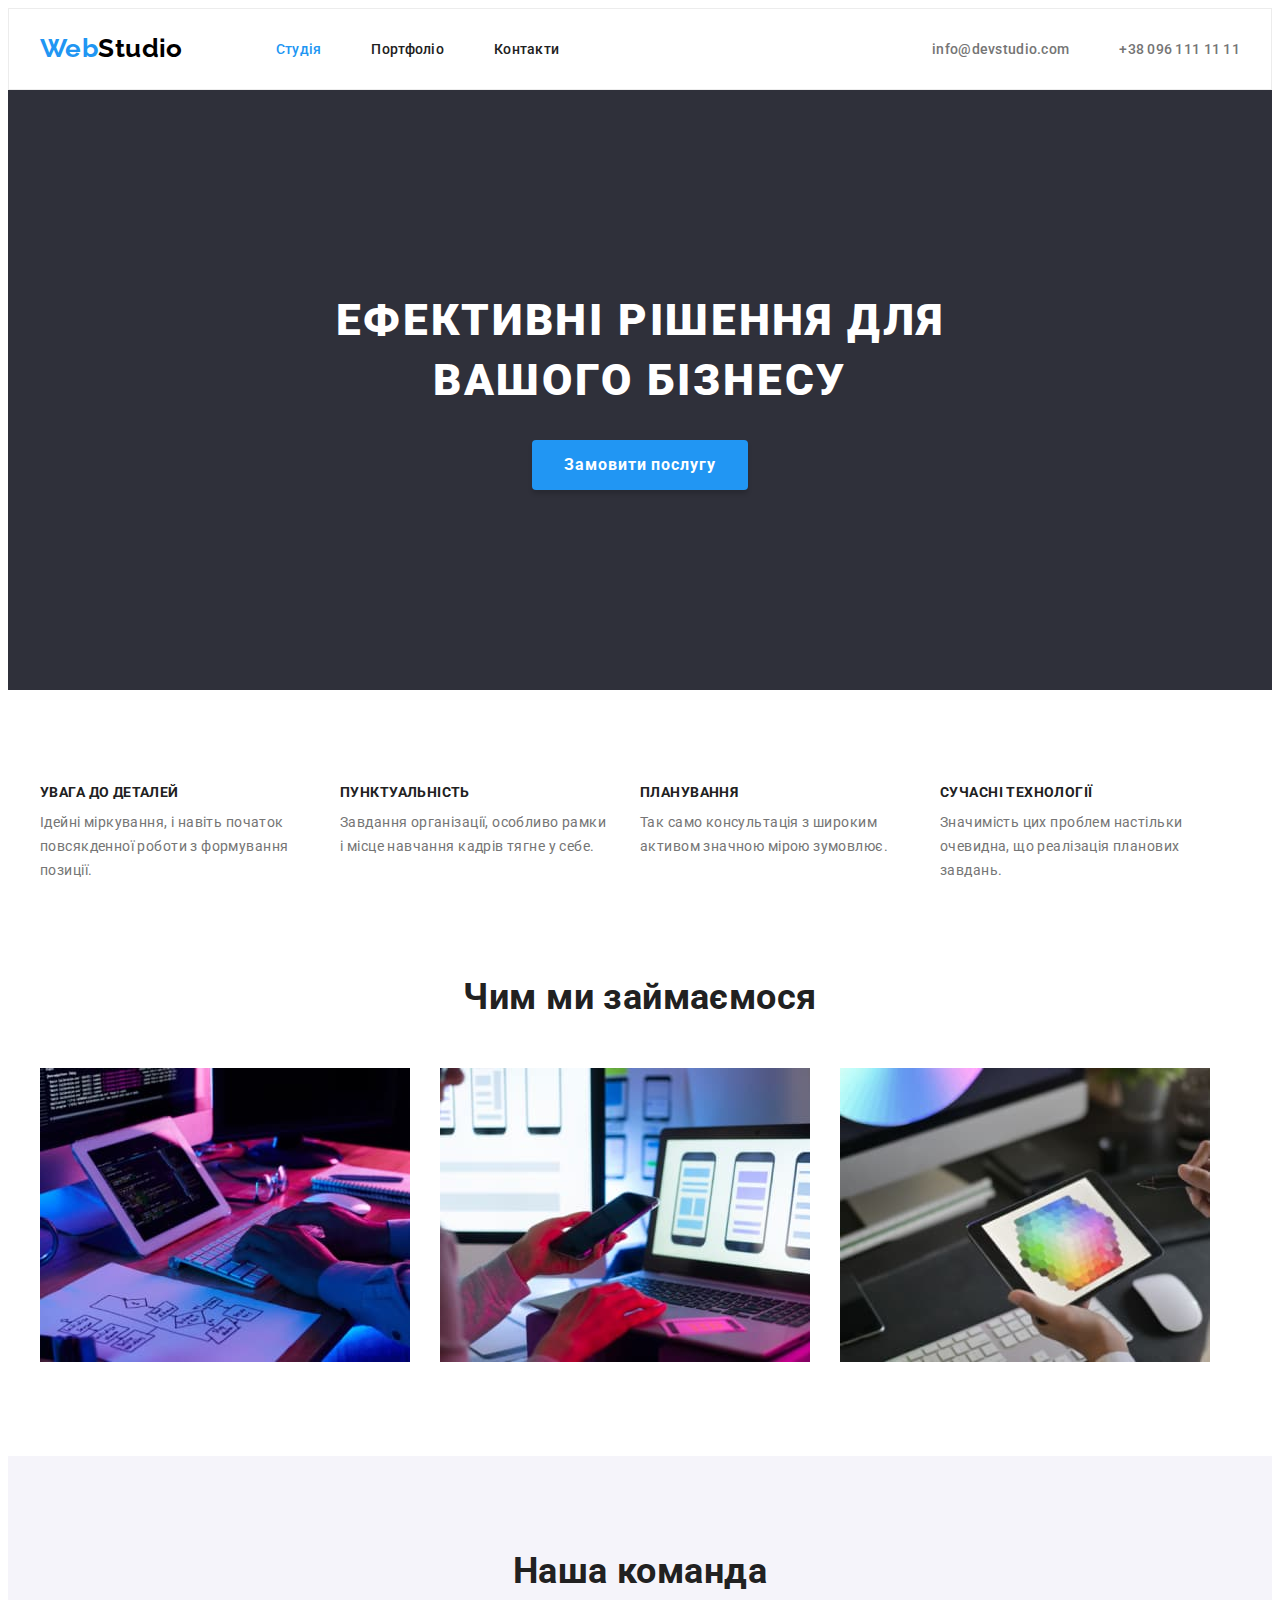
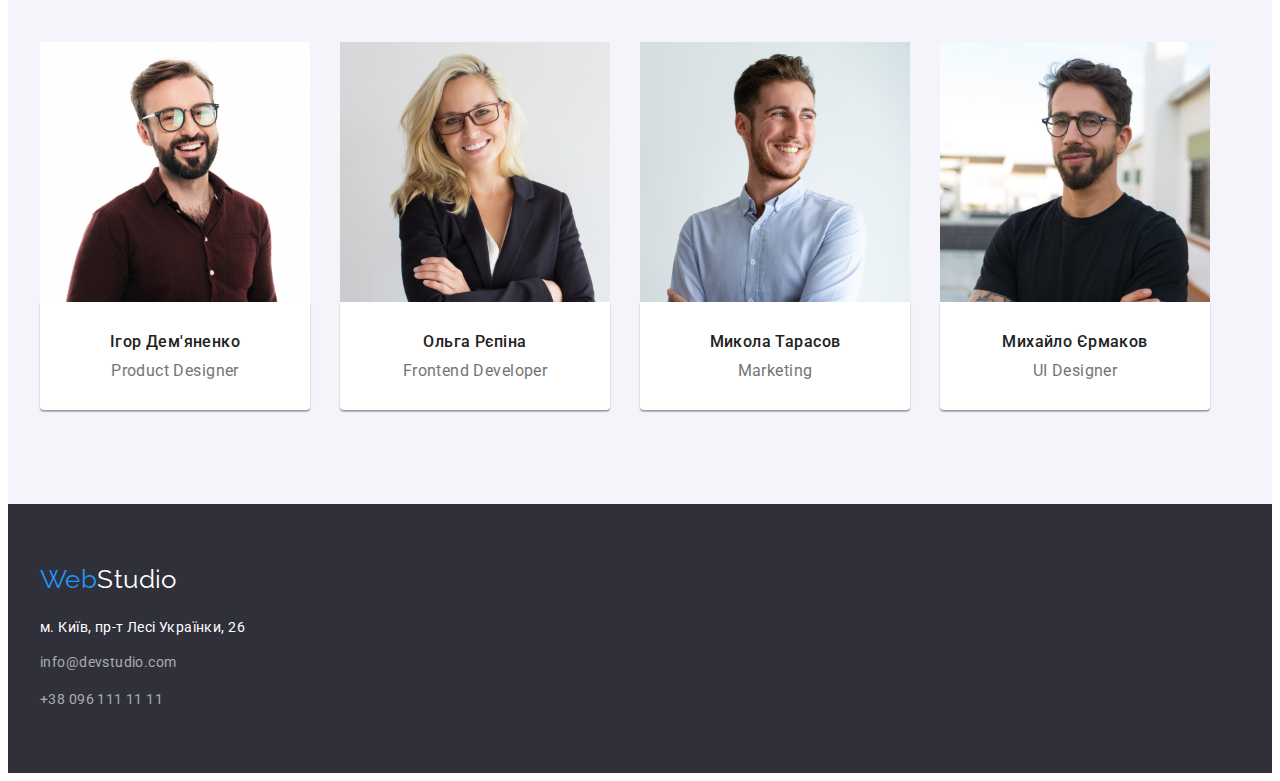
<file: index.html>
<!DOCTYPE html>
<html lang="uk">
  <head>
    <meta charset="UTF-8" />
    <meta http-equiv="X-UA-Compatible" content="IE=edge" />
    <meta name="viewport" content="width=device-width, initial-scale=1.0" />
    <title>Студія</title>
    <link rel="preconnect" href="https://fonts.googleapis.com" />
    <link rel="preconnect" href="https://fonts.gstatic.com" crossorigin />
    <link
      href="https://fonts.googleapis.com/css2?family=Raleway:wght@700&family=Roboto:wght@400;500;700;900&display=swap"
      rel="stylesheet"
    />
    <!-- normalize -->

    <link
      rel="stylesheet"
      href="https://cdnjs.cloudflare.com/ajax/libs/modern-normalize/1.1.0/modern-normalize.min.css"
      integrity="sha512-wpPYUAdjBVSE4KJnH1VR1HeZfpl1ub8YT/NKx4PuQ5NmX2tKuGu6U/JRp5y+Y8XG2tV+wKQpNHVUX03MfMFn9Q=="
      crossorigin="anonymous"
      referrerpolicy="no-referrer"
    />

    <link rel="stylesheet" href="./css/styles.css" />
  </head>
  <body>
    <!-- header -->
    <header class="header">
      <div class="container header-container">
        <nav class="header-nav">
          <a class="logo link" href="./index.html" lang="en"
            ><span class="accent">Web</span>Studio</a
          >
          <ul class="header-nav-list list">
            <li class="header-nav-item">
              <a class="header-nav-link link current" href="./index.html"
                >Студія</a
              >
            </li>
            <li class="header-nav-item">
              <a class="header-nav-link link" href="./portfolio.html"
                >Портфоліо</a
              >
            </li>
            <li class="header-nav-item">
              <a class="header-nav-link link" href="">Контакти</a>
            </li>
          </ul>
        </nav>
        <ul class="header-contact-list list">
          <li class="header-contact-item">
            <a class="header-contact-link link" href="mailto:info@devstudio.com"
              >info@devstudio.com</a
            >
          </li>
          <li class="header-contact-item">
            <a class="header-contact-link link" href="tel:+380961111111"
              >+38 096 111 11 11</a
            >
          </li>
        </ul>
      </div>
    </header>
    <!-- main -->
    <main>
      <section class="hero section">
        <div class="container">
          <h1 class="hero-title">Ефективні рішення для вашого бізнесу</h1>
          <button class="hero-button" type="button">Замовити послугу</button>
        </div>
      </section>
      <section class="personality section">
        <div class="container">
          <h2 class="visually-hidden">Особистості</h2>
          <ul class="personality-list list">
            <li class="personality-item">
              <h3 class="personality-title">УВАГА ДО ДЕТАЛЕЙ</h3>
              <p class="personality-text">
                Ідейні міркування, і навіть початок повсякденної роботи з
                формування позиції.
              </p>
            </li>
            <li class="personality-item">
              <h3 class="personality-title">ПУНКТУАЛЬНІСТЬ</h3>
              <p class="personality-text">
                Завдання організації, особливо рамки і місце навчання кадрів
                тягне у себе.
              </p>
            </li>
            <li class="personality-item">
              <h3 class="personality-title">ПЛАНУВАННЯ</h3>
              <p class="personality-text">
                Так само консультація з широким активом значною мірою зумовлює.
              </p>
            </li>
            <li class="personality-item">
              <h3 class="personality-title">СУЧАСНІ ТЕХНОЛОГІЇ</h3>
              <p class="personality-text">
                Значимість цих проблем настільки очевидна, що реалізація
                планових завдань.
              </p>
            </li>
          </ul>
        </div>
      </section>
      <section class="product section">
        <div class="container">
          <h2 class="section-title">Чим ми займаємося</h2>
          <ul class="product-list list">
            <li class="product-item">
              <img
                src="./images/box1.jpg"
                alt="Робочий процес"
                width="370"
                height="294"
              />
            </li>
            <li class="product-item">
              <img
                src="./images/box2.jpg"
                alt="Робочий процес"
                width="370"
                height="294"
              />
            </li>
            <li class="product-item">
              <img
                src="./images/box3.jpg"
                alt="Робочий процес"
                width="370"
                height="294"
              />
            </li>
          </ul>
        </div>
      </section>
      <section class="team section">
        <div class="container">
          <h2 class="section-title">Наша команда</h2>
          <ul class="team-list list">
            <li class="team-item">
              <img
                src="./images/person1.jpg"
                alt="Працівники"
                width="270"
                height="260"
              />
              <div class="team-description">
                <h3 class="team-name">Ігор Дем'яненко</h3>
                <p class="team-text" lang="en">Product Designer</p>
              </div>
            </li>
            <li class="team-item">
              <img
                src="./images/person2.jpg"
                alt="Працівники"
                width="270"
                height="260"
              />
              <div class="team-description">
                <h3 class="team-name">Ольга Рєпіна</h3>
                <p class="team-text" lang="en">Frontend Developer</p>
              </div>
            </li>
            <li class="team-item">
              <img
                src="./images/person3.jpg"
                alt="Працівники"
                width="270"
                height="260"
              />
              <div class="team-description">
                <h3 class="team-name">Микола Тарасов</h3>
                <p class="team-text" lang="en">Marketing</p>
              </div>
            </li>
            <li class="team-item">
              <img
                src="./images/person4.jpg"
                alt="Працівники"
                width="270"
                height="260"
              />
              <div class="team-description">
                <h3 class="team-name">Михайло Єрмаков</h3>
                <p class="team-text" lang="en">UI Designer</p>
              </div>
            </li>
          </ul>
        </div>
      </section>
    </main>
    <footer class="footer">
      <div class="container">
        <a class="footer-logo link" href="./index.html" lang="en"
          ><span class="accent">Web</span>Studio</a
        >
        <address class="footer-adress">
          <ul class="footer-list list">
            <li class="footer-item">
              <a
                class="footer-location link"
                href="https://goo.gl/maps/TeZ3aebKZKyq2pPy8"
                target="_blank"
                rel="noopener noreferrer"
                >м. Київ, пр-т Лесі Українки, 26</a
              >
            </li>
            <li class="footer-item mail">
              <a class="footer-contact link" href="mailto:info@devstudio.com"
                >info@devstudio.com</a
              >
            </li>
            <li class="footer-item">
              <a class="footer-contact link" href="tel:+380961111111"
                >+38 096 111 11 11</a
              >
            </li>
          </ul>
        </address>
      </div>
    </footer>
  </body>
</html>
</file>
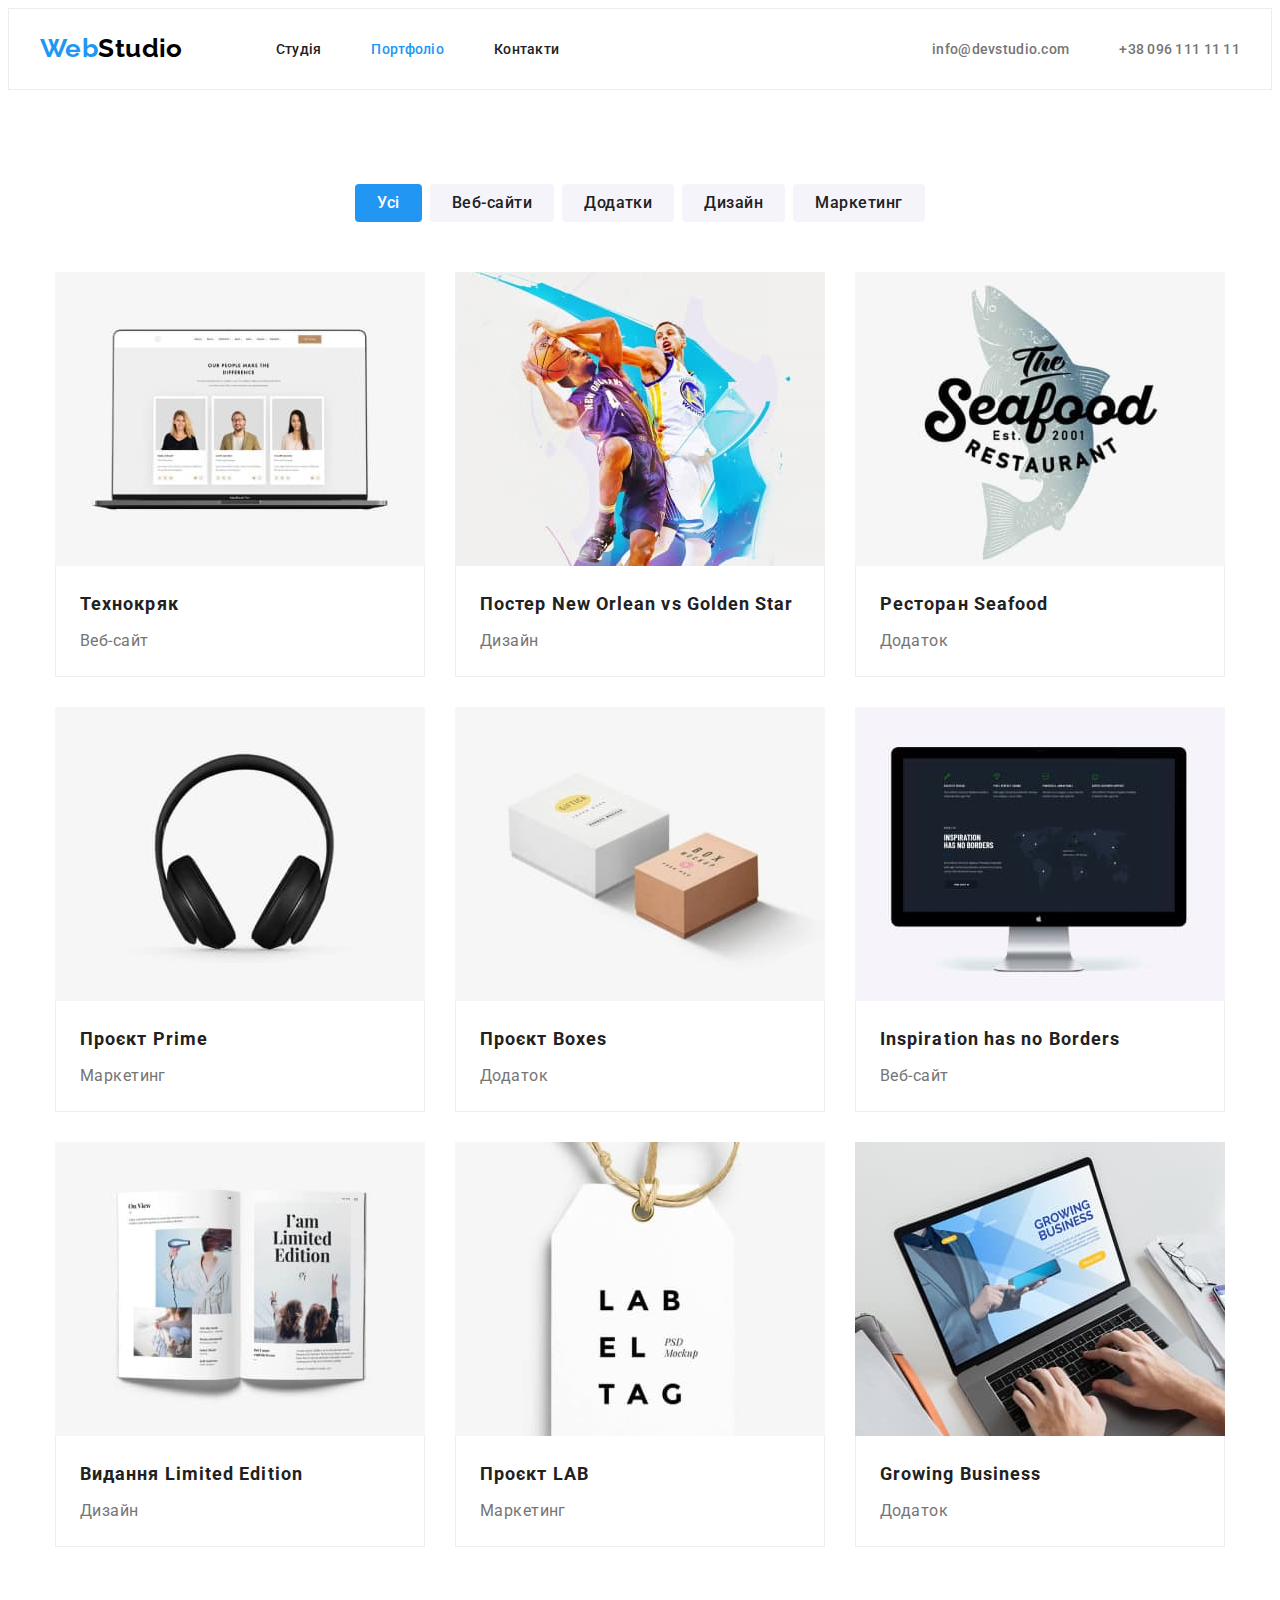
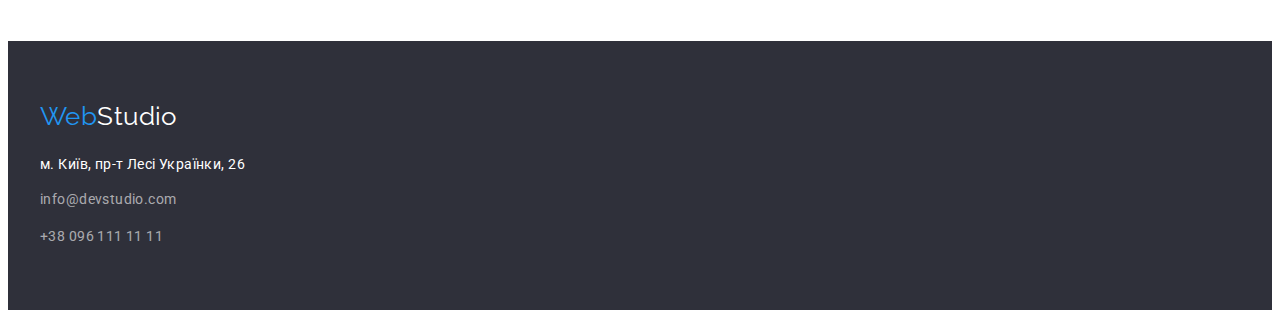
<file: portfolio.html>
<!DOCTYPE html>
<html lang="uk">
  <head>
    <meta charset="UTF-8" />
    <meta http-equiv="X-UA-Compatible" content="IE=edge" />
    <meta name="viewport" content="width=device-width, initial-scale=1.0" />
    <title>Портфоліо</title>
    <link rel="preconnect" href="https://fonts.googleapis.com" />
    <link rel="preconnect" href="https://fonts.gstatic.com" crossorigin />
    <link
      href="https://fonts.googleapis.com/css2?family=Raleway:wght@700&family=Roboto:wght@400;500;700;900&display=swap"
      rel="stylesheet"
    />

    <link
      rel="stylesheet"
      href="https://cdnjs.cloudflare.com/ajax/libs/modern-normalize/1.1.0/modern-normalize.min.css"
      integrity="sha512-wpPYUAdjBVSE4KJnH1VR1HeZfpl1ub8YT/NKx4PuQ5NmX2tKuGu6U/JRp5y+Y8XG2tV+wKQpNHVUX03MfMFn9Q=="
      crossorigin="anonymous"
      referrerpolicy="no-referrer"
    />

    <link rel="stylesheet" href="./css/styles.css" />
  </head>
  <body>
    <header class="header border">
      <div class="container header-container">
        <nav class="header-nav">
          <a class="logo link" href="./index.html" lang="en"
            ><span class="accent">Web</span>Studio</a
          >
          <ul class="header-nav-list list">
            <li class="header-nav-item">
              <a class="header-nav-link link" href="./index.html">Студія</a>
            </li>
            <li class="header-nav-item">
              <a class="header-nav-link link current" href="./portfolio.html"
                >Портфоліо</a
              >
            </li>
            <li class="header-nav-item">
              <a class="header-nav-link link" href="">Контакти</a>
            </li>
          </ul>
        </nav>
        <ul class="header-contact-list list">
          <li class="header-contact-item">
            <a class="header-contact-link link" href="mailto:info@devstudio.com"
              >info@devstudio.com</a
            >
          </li>
          <li class="header-contact-item">
            <a class="header-contact-link link" href="tel:+380961111111"
              >+38 096 111 11 11</a
            >
          </li>
        </ul>
      </div>
    </header>
    <main>
      <section class="project section">
        <div class="container">
          <h1 class="visually-hidden">Наші проекти</h1>
          <ul class="project-list list">
            <li class="project-item">
              <button class="project-button current-button" type="button">
                Усі
              </button>
            </li>
            <li class="project-item">
              <button class="project-button" type="button">Веб-сайти</button>
            </li>
            <li class="project-item">
              <button class="project-button" type="button">Додатки</button>
            </li>
            <li class="project-item">
              <button class="project-button" type="button">Дизайн</button>
            </li>
            <li class="project-item">
              <button class="project-button" type="button">Маркетинг</button>
            </li>
          </ul>
          <ul class="work-list list">
            <li class="work-item">
              <a class="link" href="">
                <img
                  src="./images/project1.jpg"
                  alt="web sites"
                  width="370"
                  height="294"
                />
                <div class="work-description">
                  <h2 class="work-title">Технокряк</h2>
                  <p class="work-text">Веб-сайт</p>
                </div>
              </a>
            </li>
            <li class="work-item">
              <a class="link" href="">
                <img
                  src="./images/project2.jpg"
                  alt="design"
                  width="370"
                  height="294"
                />
                <div class="work-description">
                  <h2 class="work-title">
                    Постер<span lang="en"> New Orlean vs Golden Star</span>
                  </h2>
                  <p class="work-text">Дизайн</p>
                </div>
              </a>
            </li>
            <li class="work-item">
              <a class="link" href="">
                <img
                  src="./images/project3.jpg"
                  alt="application"
                  width="370"
                  height="294"
                />
                <div class="work-description">
                  <h2 class="work-title">
                    Ресторан<span lang="en"> Seafood</span>
                  </h2>
                  <p class="work-text">Додаток</p>
                </div>
              </a>
            </li>
            <li class="work-item">
              <a class="link" href="">
                <img
                  src="./images/project4.jpg"
                  alt="marketing"
                  width="370"
                  height="294"
                />
                <div class="work-description">
                  <h2 class="work-title">
                    Проєкт<span lang="en"> Prime</span>
                  </h2>
                  <p class="work-text">Маркетинг</p>
                </div>
              </a>
            </li>
            <li class="work-item">
              <a class="link" href="">
                <img
                  src="./images/project5.jpg"
                  alt="application"
                  width="370"
                  height="294"
                />
                <div class="work-description">
                  <h2 class="work-title">
                    Проєкт<span lang="en"> Boxes</span>
                  </h2>
                  <p class="work-text">Додаток</p>
                </div>
              </a>
            </li>
            <li class="work-item">
              <a class="link" href="">
                <img
                  src="./images/project6.jpg"
                  alt="web sites"
                  width="370"
                  height="294"
                />
                <div class="work-description">
                  <h2 class="work-title">Inspiration has no Borders</h2>
                  <p class="work-text">Веб-сайт</p>
                </div>
              </a>
            </li>
            <li class="project-item">
              <a class="link" href="">
                <img
                  src="./images/project7.jpg"
                  alt="design"
                  width="370"
                  height="294"
                />
                <div class="work-description">
                  <h2 class="work-title">
                    Видання<span lang="en"> Limited Edition</span>
                  </h2>
                  <p class="work-text">Дизайн</p>
                </div>
              </a>
            </li>
            <li class="work-item">
              <a class="link" href="">
                <img
                  src="./images/project8.jpg"
                  alt="marketing"
                  width="370"
                  height="294"
                />
                <div class="work-description">
                  <h2 class="work-title">Проєкт<span lang="en"> LAB</span></h2>
                  <p class="work-text">Маркетинг</p>
                </div>
              </a>
            </li>
            <li class="work-item">
              <a class="link" href="">
                <img
                  src="./images/project9.jpg"
                  alt="application"
                  width="370"
                  height="294"
                />
                <div class="work-description">
                  <h2 class="work-title">Growing Business</h2>
                  <p class="work-text">Додаток</p>
                </div>
              </a>
            </li>
          </ul>
        </div>
      </section>
    </main>
    <footer class="footer">
      <div class="container">
        <a class="footer-logo link" href="./index.html" lang="en"
          ><span class="accent">Web</span>Studio</a
        >
        <address class="footer-adress">
          <ul class="footer-list list">
            <li class="footer-item">
              <a
                class="footer-location link"
                href="https://goo.gl/maps/TeZ3aebKZKyq2pPy8"
                target="_blank"
                rel="noopener noreferrer"
                >м. Київ, пр-т Лесі Українки, 26</a
              >
            </li>
            <li class="footer-item mail">
              <a class="footer-contact link" href="mailto:info@devstudio.com"
                >info@devstudio.com</a
              >
            </li>
            <li class="footer-item">
              <a class="footer-contact link" href="tel:+380961111111"
                >+38 096 111 11 11</a
              >
            </li>
          </ul>
        </address>
      </div>
    </footer>
  </body>
</html>
</file>
<file: css/styles.css>
:root {
  --accent-color: #2196f3;
  --primary-text-color: #757575;
  --second-text-color: #212121;
  --third-text-color: #ffffff;
}

body {
  font-family: "Roboto", sans-serif;
  background-color: var(--third-text-color);
  font-size: 14px;
  color: var(--primary-text-color);
  letter-spacing: 0.03em;
}

/* reset */
h1,
h2,
h3,
h4,
h5,
h6,
p {
  margin: 0;
}

.list {
  list-style: none;
  margin: 0;
  padding-left: 0;
}
.link {
  text-decoration: none;
  color: inherit;
}
img {
  display: block;
  max-width: 100%;
  height: auto;
}

address {
  font-style: normal;
}

.section {
  padding: 94px 0;
}

.container {
  width: 1200px;
  padding-left: 15px;
  padding-right: 15px;
  /* outline: 2px solid red; */
  margin: 0 auto;
}

/* header */
.header {
  padding-top: 24px;
  padding-bottom: 25px;
  border: 1px solid #ececec;
}

.header-nav,
.header-nav-list,
.header-container {
  display: flex;
  align-items: center;
}

.header-nav-list {
  gap: 50px;
}

.header-contact-list {
  display: flex;
  margin-left: auto;
  gap: 50px;
}

.logo {
  font-family: "Raleway";
  font-weight: 700;
  font-size: 26px;
  line-height: calc(31 / 26);
  color: #000000;
  display: block;
  margin-right: 93px;
}

.accent {
  color: var(--accent-color);
}

.header-nav-link {
  font-weight: 500;
  line-height: calc(16 / 14);
  letter-spacing: 0.02em;
  color: var(--second-text-color);
}

.header-nav-link:hover,
.header-nav-link:focus {
  color: var(--accent-color);
}
.current {
  color: var(--accent-color);
}

.header-contact-link {
  font-weight: 500;
  line-height: calc(16 / 14);
  letter-spacing: 0.02em;
  color: inherit;
}
.header-contact-link:hover,
.header-contact-link:focus {
  color: var(--accent-color);
}

/* section hero */

.hero {
  background-color: #2f303a;
  padding-top: 200px;
  padding-bottom: 200px;
  text-align: center;
}

.hero-title {
  font-weight: 900;
  font-size: 44px;
  line-height: calc(60 / 44);
  letter-spacing: 0.06em;
  text-transform: uppercase;
  color: var(--third-text-color);
  max-width: 696px;
  margin: 0 auto;
  margin-bottom: 30px;
}

.hero-button {
  display: inline-block;
  font-family: inherit;
  font-style: normal;
  font-weight: 700;
  font-size: 16px;
  line-height: calc(30 / 16);
  letter-spacing: 0.06em;
  color: var(--third-text-color);
  background-color: var(--accent-color);
  box-shadow: 0px 4px 4px rgba(0, 0, 0, 0.15);
  border-radius: 4px;
  border: none;
  cursor: pointer;
  padding: 10px 32px;
}

.hero-button:hover,
.hero-button:focus {
  background-color: #188ce8;
}

/* section personality */

.personality-list {
  display: flex;
  gap: 30px;
}

.visually-hidden {
  position: absolute;
  width: 1px;
  height: 1px;
  margin: -1px;
  border: 0;
  padding: 0;
  white-space: nowrap;
  clip-path: inset(100%);
  clip: rect(0 0 0 0);
  overflow: hidden;
}

.personality-title {
  font-size: 14px;
  line-height: calc(16 / 14);
  text-transform: uppercase;
  color: var(--second-text-color);
  margin-bottom: 10px;
}
.personality-item {
  max-width: 270px;
}

.personality-text {
  line-height: calc(24 / 14);
}

/* section product */
.product {
  padding-top: 0;
}

.product-list {
  display: flex;
  gap: 30px;
}

.section-title {
  font-size: 36px;
  line-height: calc(42 / 36);
  text-align: center;
  color: var(--second-text-color);
  margin-bottom: 50px;
}

/* section team */

.team-list {
  display: flex;
  gap: 30px;
}

.team {
  background-color: #f5f4fa;
}

.section-title {
  margin-bottom: 50px;
}
.team-description {
  padding: 30px 0;

  background-color: var(--third-text-color);
  box-shadow: 0px 1px 3px rgba(0, 0, 0, 0.12), 0px 1px 1px rgba(0, 0, 0, 0.14),
    0px 2px 1px rgba(0, 0, 0, 0.2);
  border-radius: 0px 0px 4px 4px;
}

.team-name {
  font-weight: 500;
  font-size: 16px;
  line-height: calc(19 / 16);
  text-align: center;
  color: var(--second-text-color);
  margin-bottom: 10px;
}

.team-text {
  font-size: 16px;
  line-height: calc(19 / 16);
  text-align: center;
}

/* footer */

.footer {
  background-color: #2f303a;
  padding: 60px 0;
}

.footer-logo {
  display: block;
  margin-bottom: 20px;

  font-family: "Raleway";
  font-size: 26px;
  line-height: calc(31 / 26);
  letter-spacing: inherit;
  color: var(--third-text-color);
}
.footer-location {
  display: flex;
  margin-bottom: 9px;

  font-family: inherit;
  font-style: normal;
  font-weight: 400;
  font-size: 14px;
  line-height: calc(24 / 14);
  letter-spacing: inherit;
  color: var(--third-text-color);
}

.mail {
  margin-bottom: 9px;
}

.footer-contact {
  font-family: inherit;
  font-style: normal;
  font-weight: 400;
  font-size: 14px;
  line-height: calc(24 / 12);
  letter-spacing: inherit;
  color: rgba(255, 255, 255, 0.6);
}

.footer-contact:hover,
.footer-contact:focus {
  color: var(--accent-color);
}

/* page portfolio */
/* section button */

.project-list {
  display: flex;
  justify-content: center;
  gap: 8px;
  margin-bottom: 50px;
}

.project-button {
  font-family: inherit;
  font-style: normal;
  font-weight: 500;
  font-size: 16px;
  line-height: calc(26 / 16);
  text-align: center;
  letter-spacing: 0.03em;
  color: var(--second-text-color);
  background-color: #f5f4fa;
  cursor: pointer;

  border-radius: 4px;
  border: none;
  padding: 6px 22px;
}

.project-button:hover,
.project-button:focus {
  color: var(--third-text-color);
  background-color: var(--accent-color);
  box-shadow: 0px 3px 1px rgba(0, 0, 0, 0.1), 0px 1px 2px rgba(0, 0, 0, 0.08),
    0px 2px 2px rgba(0, 0, 0, 0.12);
}
.current-button {
  color: var(--third-text-color);
  background-color: var(--accent-color);
}

/* section work */

.work-list {
  display: flex;
  flex-wrap: wrap;
  justify-content: center;
  gap: 30px;
}

.work-item {
  width: 370px;
}

.work-description {
  background: var(--third-text-color);
  border: 1px solid #eeeeee;
  border-top: none;
  padding: 20px 24px;
}

.work-title {
  font-size: 18px;
  line-height: calc(36 / 18);
  letter-spacing: 0.06em;
  color: var(--second-text-color);
  margin-bottom: 4px;
}

.work-text {
  font-size: 16px;
  line-height: calc(30 / 16);
  color: var(--primary-text-color);
}
</file>
